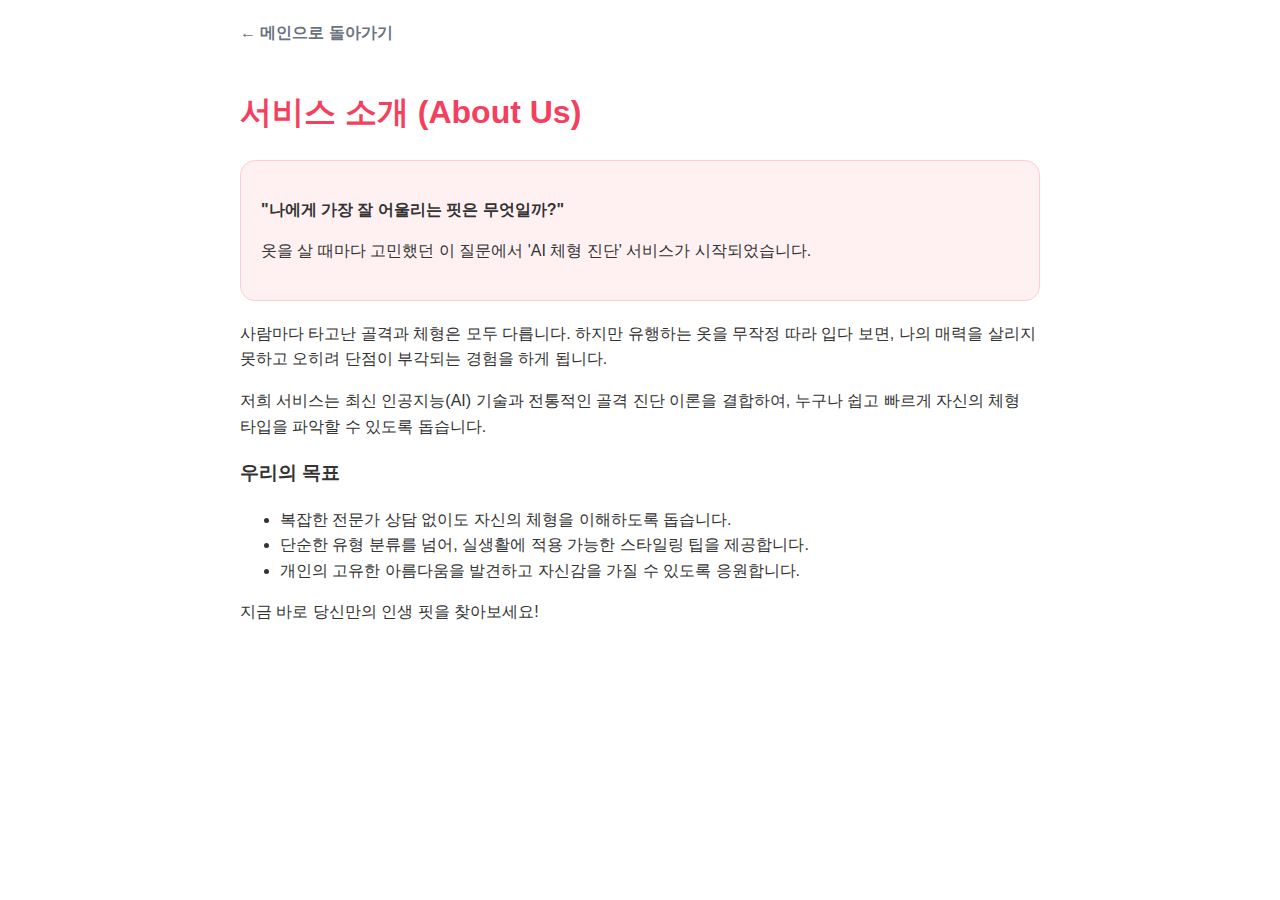
<file: about.html>
<!DOCTYPE html>
<html lang="ko">
<head>
    <meta charset="UTF-8">
    <meta name="viewport" content="width=device-width, initial-scale=1.0">
    <title>서비스 소개 - AI 체형 진단</title>
    <meta name="description" content="AI 체형 진단 서비스의 개발 배경과 목표를 알아보세요. 저희는 당신의 고유한 아름다움을 발견하고 자신감을 찾도록 돕습니다.">
    <meta name="keywords" content="AI 체형 진단, 서비스 소개, 골격 진단, 스타일링, 패션, about us">
    <meta name="author" content="뷰스타 쪼">

    <!-- Open Graph / Facebook -->
    <meta property="og:type" content="website">
    <meta property="og:url" content="https://mybodyshape.pages.dev/about.html">
    <meta property="og:title" content="서비스 소개 - AI 체형 진단">
    <meta property="og:description" content="AI 체형 진단 서비스의 개발 배경과 목표를 알아보세요.">
    <meta property="og:image" content="https://mybodyshape.pages.dev/images/og-image.jpg">

    <!-- Twitter -->
    <meta property="twitter:card" content="summary_large_image">
    <meta property="twitter:url" content="https://mybodyshape.pages.dev/about.html">
    <meta property="twitter:title" content="서비스 소개 - AI 체형 진단">
    <meta property="twitter:description" content="AI 체형 진단 서비스의 개발 배경과 목표를 알아보세요.">
    <meta property="twitter:image" content="https://mybodyshape.pages.dev/images/og-image.jpg">
    
    <!-- Google tag (gtag.js) -->
    <script async src="https://www.googletagmanager.com/gtag/js?id=G-MCQQV9TVKG"></script>
    <script>
      window.dataLayer = window.dataLayer || [];
      function gtag(){dataLayer.push(arguments);}
      gtag('js', new Date());

      gtag('config', 'G-MCQQV9TVKG');
    </script>
    <style>
        body { font-family: 'Pretendard', sans-serif; line-height: 1.6; padding: 20px; max-width: 800px; margin: 0 auto; color: #333; }
        h1 { color: #f43f5e; }
        .intro-box { background: #fff1f2; padding: 20px; border-radius: 15px; margin: 20px 0; border: 1px solid #fecdd3; }
        .back-link { display: inline-block; margin-bottom: 20px; color: #6b7280; text-decoration: none; font-weight: bold; }
        .back-link:hover { color: #f43f5e; }
    </style>
</head>
<body>
    <a href="index.html" class="back-link">← 메인으로 돌아가기</a>

    <h1>서비스 소개 (About Us)</h1>
    
    <div class="intro-box">
        <p><strong>"나에게 가장 잘 어울리는 핏은 무엇일까?"</strong></p>
        <p>옷을 살 때마다 고민했던 이 질문에서 'AI 체형 진단' 서비스가 시작되었습니다.</p>
    </div>

    <p>사람마다 타고난 골격과 체형은 모두 다릅니다. 하지만 유행하는 옷을 무작정 따라 입다 보면, 나의 매력을 살리지 못하고 오히려 단점이 부각되는 경험을 하게 됩니다.</p>

    <p>저희 서비스는 최신 인공지능(AI) 기술과 전통적인 골격 진단 이론을 결합하여, 누구나 쉽고 빠르게 자신의 체형 타입을 파악할 수 있도록 돕습니다.</p>

    <h3>우리의 목표</h3>
    <ul>
        <li>복잡한 전문가 상담 없이도 자신의 체형을 이해하도록 돕습니다.</li>
        <li>단순한 유형 분류를 넘어, 실생활에 적용 가능한 스타일링 팁을 제공합니다.</li>
        <li>개인의 고유한 아름다움을 발견하고 자신감을 가질 수 있도록 응원합니다.</li>
    </ul>

    <p>지금 바로 당신만의 인생 핏을 찾아보세요!</p>
</body>
</html>
</file>
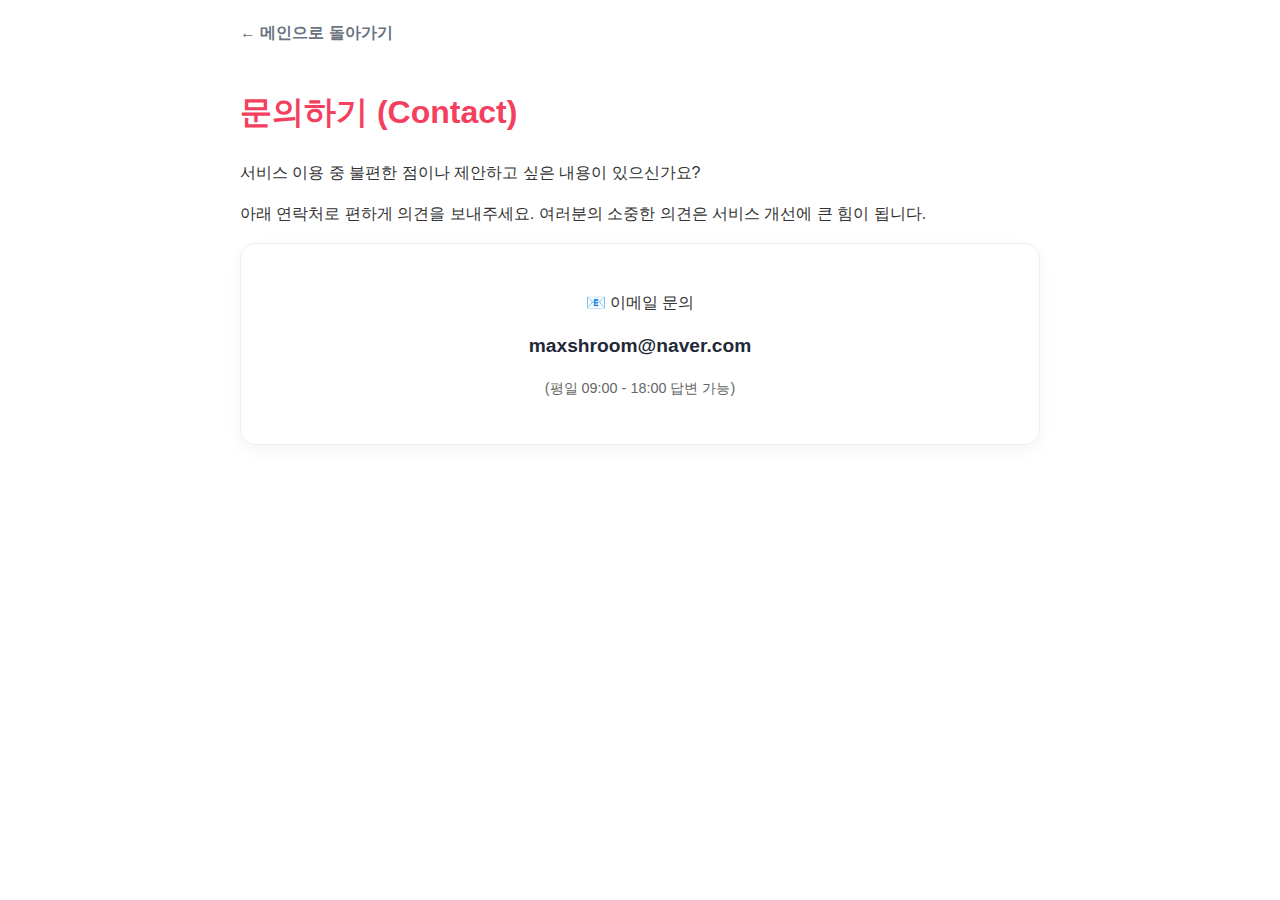
<file: contact.html>
<!DOCTYPE html>
<html lang="ko">
<head>
    <meta charset="UTF-8">
    <meta name="viewport" content="width=device-width, initial-scale=1.0">
    <title>문의하기 - AI 체형 진단</title>
    <!-- Google tag (gtag.js) -->
    <script async src="https://www.googletagmanager.com/gtag/js?id=G-MCQQV9TVKG"></script>
    <script>
      window.dataLayer = window.dataLayer || [];
      function gtag(){dataLayer.push(arguments);}
      gtag('js', new Date());

      gtag('config', 'G-MCQQV9TVKG');
    </script>
    <style>
        body { font-family: 'Pretendard', sans-serif; line-height: 1.6; padding: 20px; max-width: 800px; margin: 0 auto; color: #333; }
        h1 { color: #f43f5e; }
        .contact-card { border: 1px solid #eee; border-radius: 15px; padding: 30px; box-shadow: 0 5px 15px rgba(0,0,0,0.05); text-align: center; }
        .email { font-size: 1.2em; font-weight: bold; color: #1f2937; margin: 10px 0; }
        .back-link { display: inline-block; margin-bottom: 20px; color: #6b7280; text-decoration: none; font-weight: bold; }
        .back-link:hover { color: #f43f5e; }
    </style>
</head>
<body>
    <a href="index.html" class="back-link">← 메인으로 돌아가기</a>

    <h1>문의하기 (Contact)</h1>
    
    <p>서비스 이용 중 불편한 점이나 제안하고 싶은 내용이 있으신가요?</p>
    <p>아래 연락처로 편하게 의견을 보내주세요. 여러분의 소중한 의견은 서비스 개선에 큰 힘이 됩니다.</p>

    <div class="contact-card">
        <p>📧 이메일 문의</p>
        <div class="email">maxshroom@naver.com</div>
        <p style="font-size: 0.9em; color: #666;">(평일 09:00 - 18:00 답변 가능)</p>
    </div>
</body>
</html>
</file>
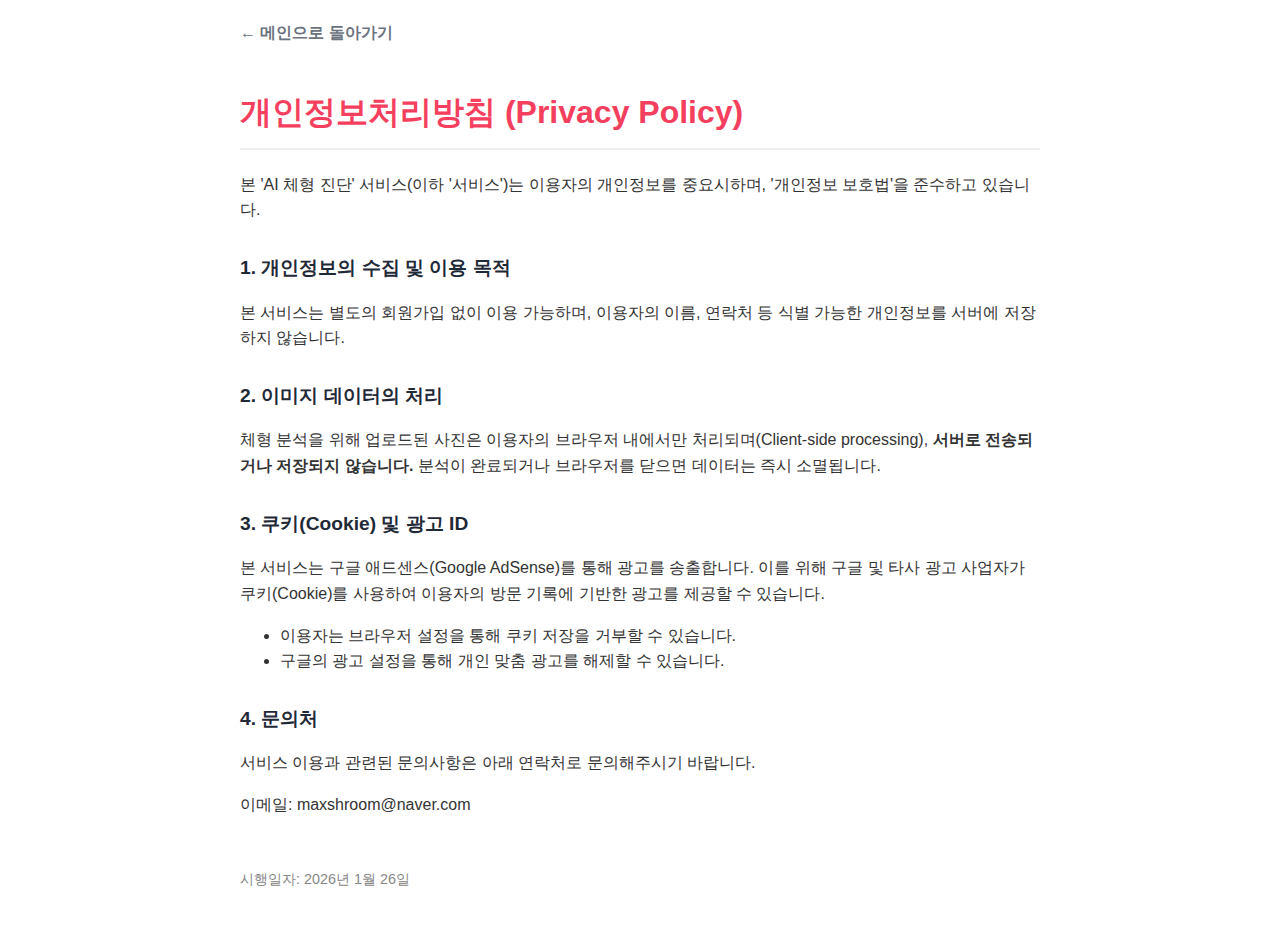
<file: privacy.html>
<!DOCTYPE html>
<html lang="ko">
<head>
    <meta charset="UTF-8">
    <meta name="viewport" content="width=device-width, initial-scale=1.0">
    <title>개인정보처리방침 - AI 체형 진단</title>
    <meta name="description" content="AI 체형 진단 서비스의 개인정보처리방침입니다. 저희는 사용자의 개인정보를 소중하게 생각하며, 서버에 어떠한 정보도 저장하지 않습니다.">
    <meta name="keywords" content="개인정보처리방침, privacy policy, AI 체형 진단, 정보보호">
    <meta name="author" content="뷰스타 쪼">

    <!-- Open Graph / Facebook -->
    <meta property="og:type" content="website">
    <meta property="og:url" content="https://mybodyshape.pages.dev/privacy.html">
    <meta property="og:title" content="개인정보처리방침 - AI 체형 진단">
    <meta property="og:description" content="AI 체형 진단 서비스의 개인정보처리방침입니다. 저희는 사용자의 개인정보를 소중하게 생각합니다.">
    <meta property="og:image" content="https://mybodyshape.pages.dev/images/og-image.jpg">

    <!-- Twitter -->
    <meta property="twitter:card" content="summary_large_image">
    <meta property="twitter:url" content="https://mybodyshape.pages.dev/privacy.html">
    <meta property="twitter:title" content="개인정보처리방침 - AI 체형 진단">
    <meta property="twitter:description" content="AI 체형 진단 서비스의 개인정보처리방침입니다. 저희는 사용자의 개인정보를 소중하게 생각합니다.">
    <meta property="twitter:image" content="https://mybodyshape.pages.dev/images/og-image.jpg">
    
    <!-- Google tag (gtag.js) -->
    <script async src="https://www.googletagmanager.com/gtag/js?id=G-MCQQV9TVKG"></script>
    <script>
      window.dataLayer = window.dataLayer || [];
      function gtag(){dataLayer.push(arguments);}
      gtag('js', new Date());

      gtag('config', 'G-MCQQV9TVKG');
    </script>
    <style>
        body { font-family: 'Pretendard', sans-serif; line-height: 1.6; padding: 20px; max-width: 800px; margin: 0 auto; color: #333; }
        h1 { color: #f43f5e; border-bottom: 2px solid #eee; padding-bottom: 10px; }
        h2 { margin-top: 30px; font-size: 1.2em; color: #1f2937; }
        p { margin-bottom: 15px; }
        .back-link { display: inline-block; margin-bottom: 20px; color: #6b7280; text-decoration: none; font-weight: bold; }
        .back-link:hover { color: #f43f5e; }
    </style>
</head>
<body>
    <a href="index.html" class="back-link">← 메인으로 돌아가기</a>
    
    <h1>개인정보처리방침 (Privacy Policy)</h1>
    
    <p>본 'AI 체형 진단' 서비스(이하 '서비스')는 이용자의 개인정보를 중요시하며, '개인정보 보호법'을 준수하고 있습니다.</p>

    <h2>1. 개인정보의 수집 및 이용 목적</h2>
    <p>본 서비스는 별도의 회원가입 없이 이용 가능하며, 이용자의 이름, 연락처 등 식별 가능한 개인정보를 서버에 저장하지 않습니다.</p>
    
    <h2>2. 이미지 데이터의 처리</h2>
    <p>체형 분석을 위해 업로드된 사진은 이용자의 브라우저 내에서만 처리되며(Client-side processing), <strong>서버로 전송되거나 저장되지 않습니다.</strong> 분석이 완료되거나 브라우저를 닫으면 데이터는 즉시 소멸됩니다.</p>

    <h2>3. 쿠키(Cookie) 및 광고 ID</h2>
    <p>본 서비스는 구글 애드센스(Google AdSense)를 통해 광고를 송출합니다. 이를 위해 구글 및 타사 광고 사업자가 쿠키(Cookie)를 사용하여 이용자의 방문 기록에 기반한 광고를 제공할 수 있습니다.</p>
    <ul>
        <li>이용자는 브라우저 설정을 통해 쿠키 저장을 거부할 수 있습니다.</li>
        <li>구글의 광고 설정을 통해 개인 맞춤 광고를 해제할 수 있습니다.</li>
    </ul>

    <h2>4. 문의처</h2>
    <p>서비스 이용과 관련된 문의사항은 아래 연락처로 문의해주시기 바랍니다.</p>
    <p>이메일: maxshroom@naver.com</p>

    <p style="margin-top: 50px; font-size: 0.9em; color: #888;">시행일자: 2026년 1월 26일</p>
</body>
</html>
</file>
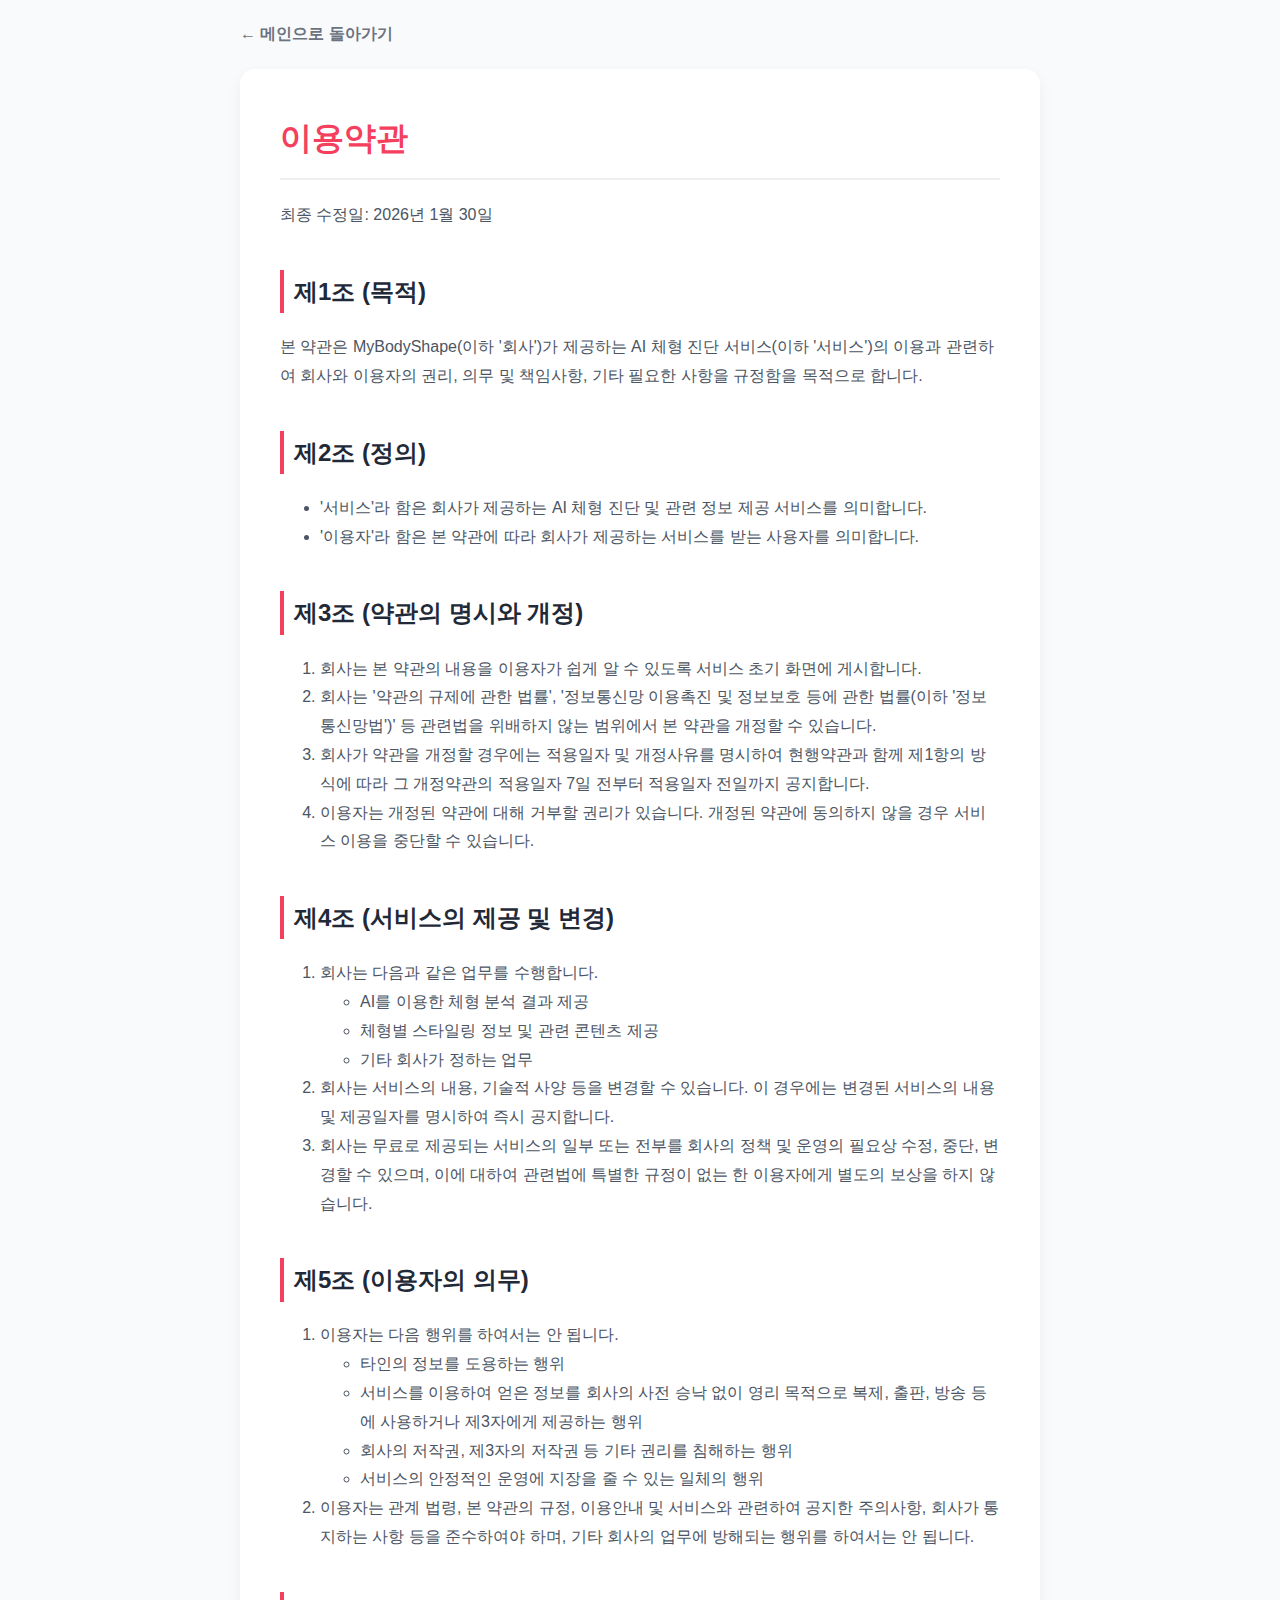
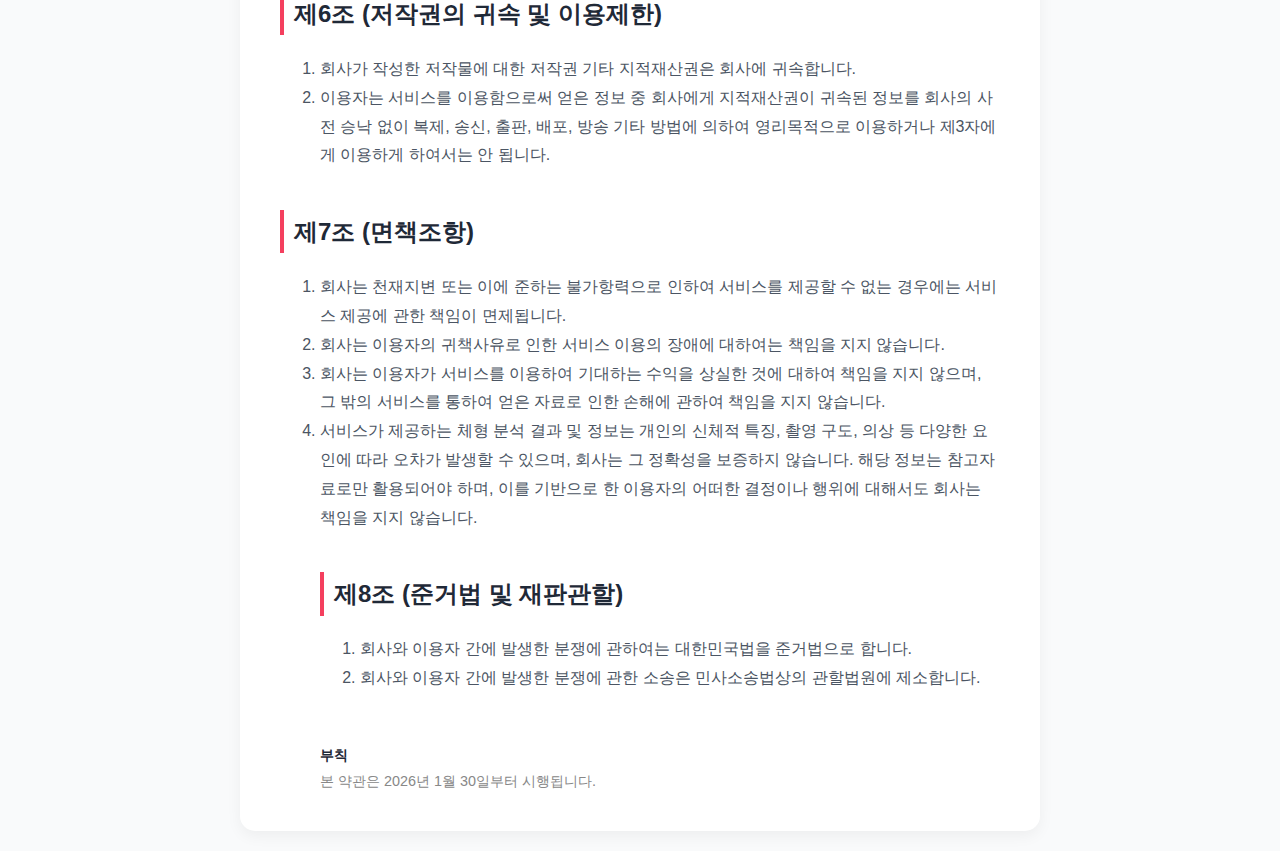
<file: tos.html>
<!DOCTYPE html>
<html lang="ko">
<head>
    <meta charset="UTF-8">
    <meta name="viewport" content="width=device-width, initial-scale=1.0">
    <title>이용약관 - AI 체형 진단</title>
    <meta name="description" content="AI 체형 진단 (MyBodyShape) 서비스 이용약관입니다. 서비스 이용 전에 반드시 확인해주시기 바랍니다.">
    <meta name="robots" content="noindex, nofollow">
    <meta name="author" content="MyBodyShape Team">
    <style>
        body { font-family: 'Pretendard', sans-serif; line-height: 1.8; padding: 20px; max-width: 800px; margin: 0 auto; color: #333; background-color: #f9fafb; }
        h1 { color: #f43f5e; border-bottom: 2px solid #eee; padding-bottom: 10px; font-size: 2em; }
        h2 { margin-top: 40px; font-size: 1.5em; color: #1f2937; border-left: 4px solid #f43f5e; padding-left: 10px;}
        p, li { font-size: 1em; color: #4b5563; }
        strong { color: #1f2937; }
        .back-link { display: inline-block; margin-bottom: 20px; color: #6b7280; text-decoration: none; font-weight: bold; }
        .back-link:hover { color: #f43f5e; }
        .policy-update { font-size: 0.9em; color: #888; margin-top: 50px; }
        .container { background-color: #fff; padding: 20px 40px; border-radius: 15px; box-shadow: 0 5px 15px rgba(0,0,0,0.05); }
    </style>
</head>
<body>
    <a href="index.html" class="back-link">← 메인으로 돌아가기</a>

    <div class="container">
        <h1>이용약관</h1>
        <p>최종 수정일: 2026년 1월 30일</p>

        <h2>제1조 (목적)</h2>
        <p>본 약관은 MyBodyShape(이하 '회사')가 제공하는 AI 체형 진단 서비스(이하 '서비스')의 이용과 관련하여 회사와 이용자의 권리, 의무 및 책임사항, 기타 필요한 사항을 규정함을 목적으로 합니다.</p>

        <h2>제2조 (정의)</h2>
        <ul>
            <li>'서비스'라 함은 회사가 제공하는 AI 체형 진단 및 관련 정보 제공 서비스를 의미합니다.</li>
            <li>'이용자'라 함은 본 약관에 따라 회사가 제공하는 서비스를 받는 사용자를 의미합니다.</li>
        </ul>

        <h2>제3조 (약관의 명시와 개정)</h2>
        <ol>
            <li>회사는 본 약관의 내용을 이용자가 쉽게 알 수 있도록 서비스 초기 화면에 게시합니다.</li>
            <li>회사는 '약관의 규제에 관한 법률', '정보통신망 이용촉진 및 정보보호 등에 관한 법률(이하 '정보통신망법')' 등 관련법을 위배하지 않는 범위에서 본 약관을 개정할 수 있습니다.</li>
            <li>회사가 약관을 개정할 경우에는 적용일자 및 개정사유를 명시하여 현행약관과 함께 제1항의 방식에 따라 그 개정약관의 적용일자 7일 전부터 적용일자 전일까지 공지합니다.</li>
            <li>이용자는 개정된 약관에 대해 거부할 권리가 있습니다. 개정된 약관에 동의하지 않을 경우 서비스 이용을 중단할 수 있습니다.</li>
        </ol>

        <h2>제4조 (서비스의 제공 및 변경)</h2>
        <ol>
            <li>회사는 다음과 같은 업무를 수행합니다.
                <ul>
                    <li>AI를 이용한 체형 분석 결과 제공</li>
                    <li>체형별 스타일링 정보 및 관련 콘텐츠 제공</li>
                    <li>기타 회사가 정하는 업무</li>
                </ul>
            </li>
            <li>회사는 서비스의 내용, 기술적 사양 등을 변경할 수 있습니다. 이 경우에는 변경된 서비스의 내용 및 제공일자를 명시하여 즉시 공지합니다.</li>
            <li>회사는 무료로 제공되는 서비스의 일부 또는 전부를 회사의 정책 및 운영의 필요상 수정, 중단, 변경할 수 있으며, 이에 대하여 관련법에 특별한 규정이 없는 한 이용자에게 별도의 보상을 하지 않습니다.</li>
        </ol>

        <h2>제5조 (이용자의 의무)</h2>
        <ol>
            <li>이용자는 다음 행위를 하여서는 안 됩니다.
                <ul>
                    <li>타인의 정보를 도용하는 행위</li>
                    <li>서비스를 이용하여 얻은 정보를 회사의 사전 승낙 없이 영리 목적으로 복제, 출판, 방송 등에 사용하거나 제3자에게 제공하는 행위</li>
                    <li>회사의 저작권, 제3자의 저작권 등 기타 권리를 침해하는 행위</li>
                    <li>서비스의 안정적인 운영에 지장을 줄 수 있는 일체의 행위</li>
                </ul>
            </li>
            <li>이용자는 관계 법령, 본 약관의 규정, 이용안내 및 서비스와 관련하여 공지한 주의사항, 회사가 통지하는 사항 등을 준수하여야 하며, 기타 회사의 업무에 방해되는 행위를 하여서는 안 됩니다.</li>
        </ol>
        
        <h2>제6조 (저작권의 귀속 및 이용제한)</h2>
        <ol>
            <li>회사가 작성한 저작물에 대한 저작권 기타 지적재산권은 회사에 귀속합니다.</li>
            <li>이용자는 서비스를 이용함으로써 얻은 정보 중 회사에게 지적재산권이 귀속된 정보를 회사의 사전 승낙 없이 복제, 송신, 출판, 배포, 방송 기타 방법에 의하여 영리목적으로 이용하거나 제3자에게 이용하게 하여서는 안 됩니다.</li>
        </ol>
        
        <h2>제7조 (면책조항)</h2>
        <ol>
            <li>회사는 천재지변 또는 이에 준하는 불가항력으로 인하여 서비스를 제공할 수 없는 경우에는 서비스 제공에 관한 책임이 면제됩니다.</li>
            <li>회사는 이용자의 귀책사유로 인한 서비스 이용의 장애에 대하여는 책임을 지지 않습니다.</li>
            <li>회사는 이용자가 서비스를 이용하여 기대하는 수익을 상실한 것에 대하여 책임을 지지 않으며, 그 밖의 서비스를 통하여 얻은 자료로 인한 손해에 관하여 책임을 지지 않습니다.</li>
            <li>서비스가 제공하는 체형 분석 결과 및 정보는 개인의 신체적 특징, 촬영 구도, 의상 등 다양한 요인에 따라 오차가 발생할 수 있으며, 회사는 그 정확성을 보증하지 않습니다. 해당 정보는 참고자료로만 활용되어야 하며, 이를 기반으로 한 이용자의 어떠한 결정이나 행위에 대해서도 회사는 책임을 지지 않습니다.</li>
        </li
        >
        <h2>제8조 (준거법 및 재판관할)</h2>
        <ol>
            <li>회사와 이용자 간에 발생한 분쟁에 관하여는 대한민국법을 준거법으로 합니다.</li>
            <li>회사와 이용자 간에 발생한 분쟁에 관한 소송은 민사소송법상의 관할법원에 제소합니다.</li>
        </ol>
        
        <p class="policy-update"><strong>부칙</strong><br>본 약관은 2026년 1월 30일부터 시행됩니다.</p>
    </div>
</body>
</html>
</file>
